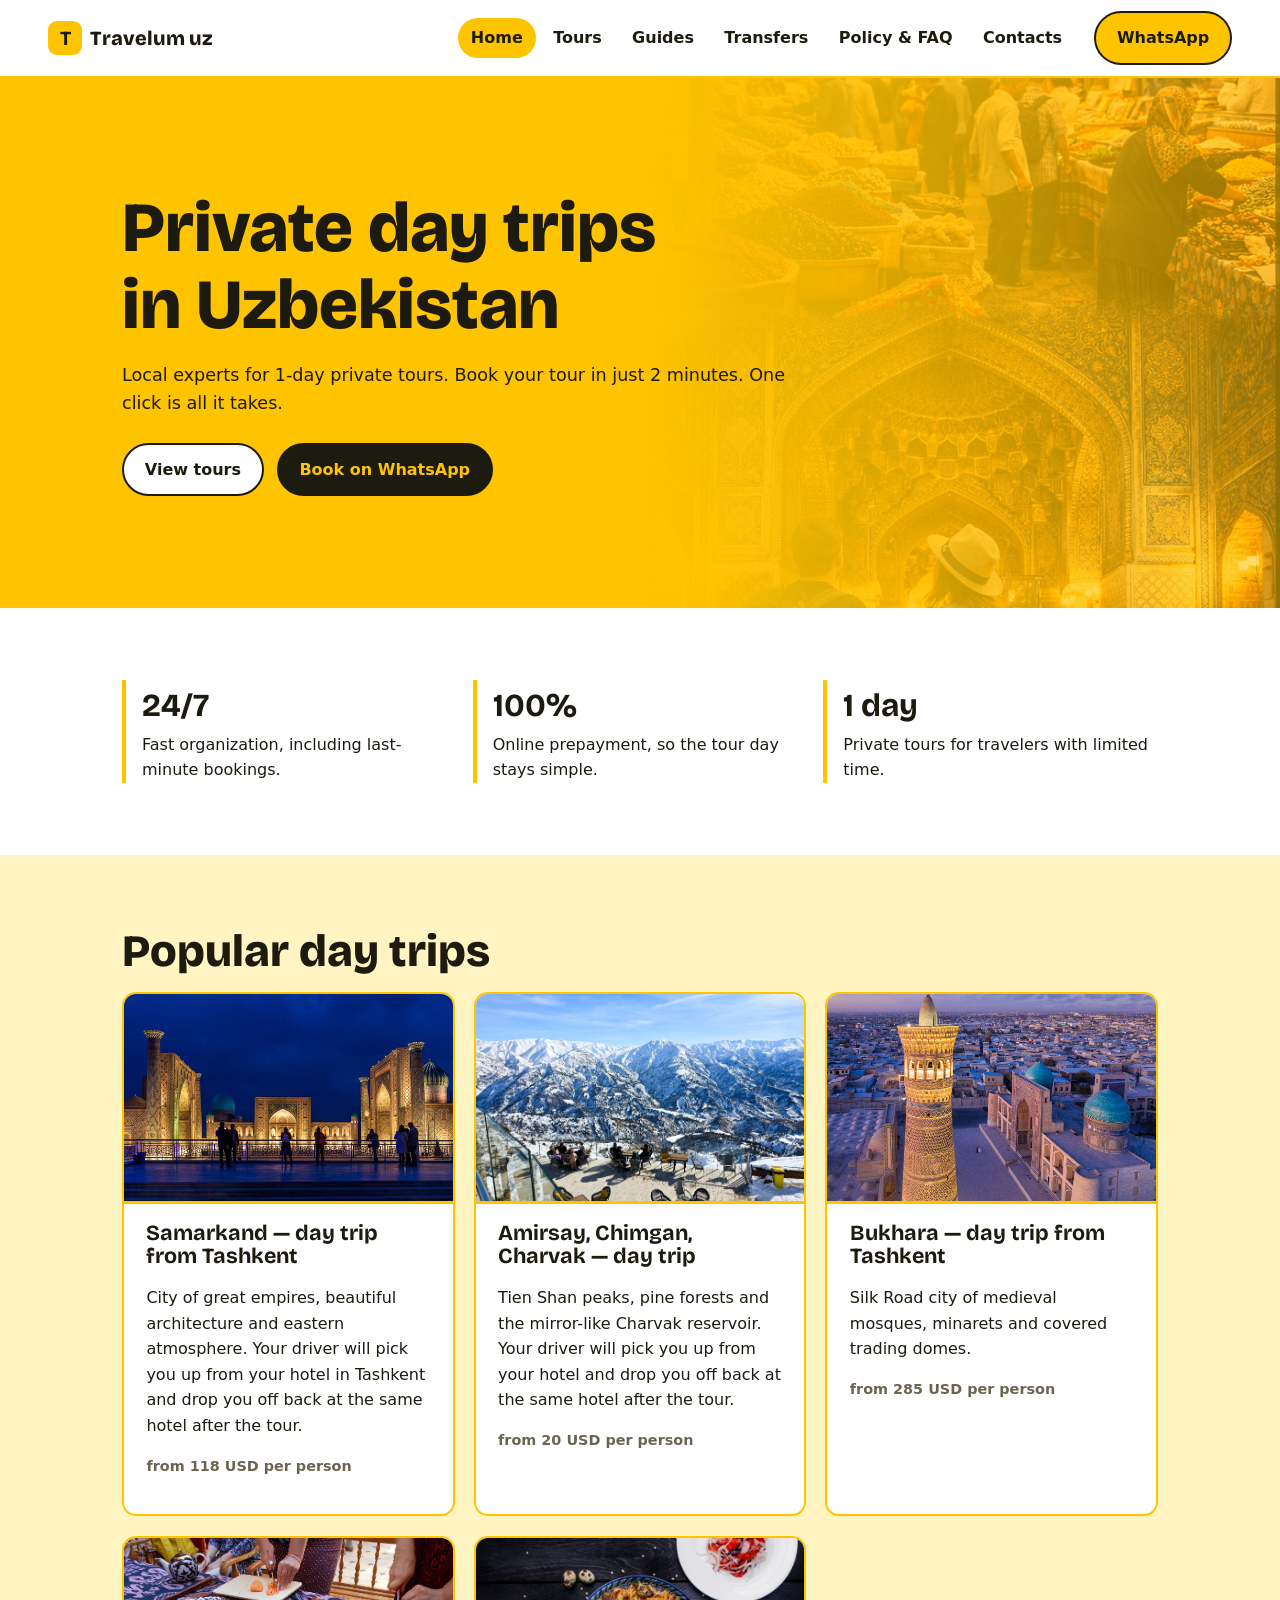
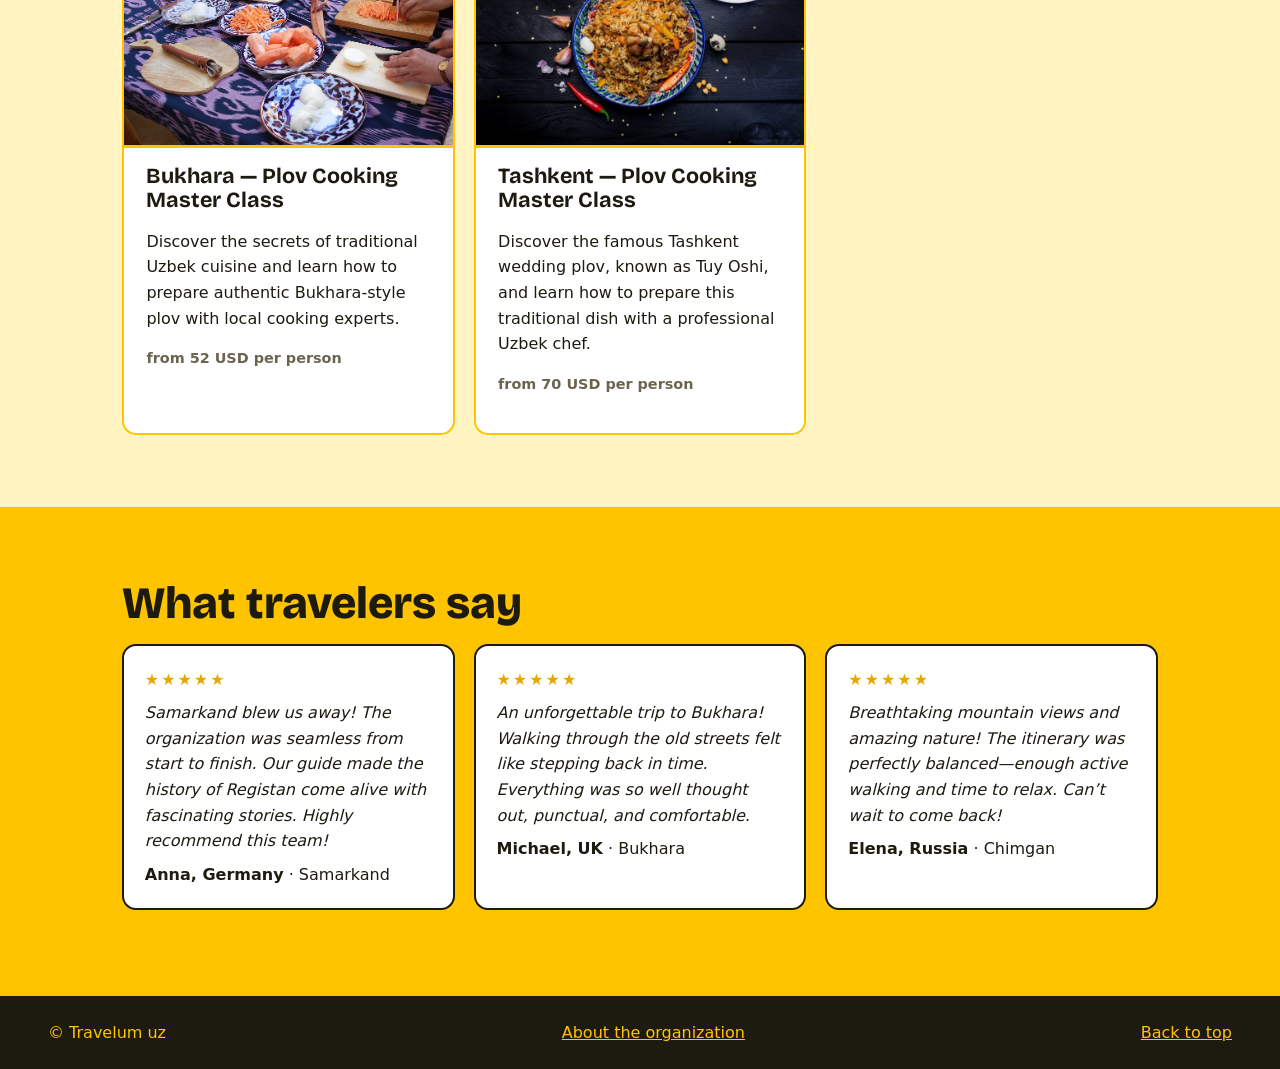
<file: index.html>
<!doctype html><html lang="en"><head><meta charset="utf-8"><meta name="viewport" content="width=device-width,initial-scale=1"><title>Private day trips in Uzbekistan | Travelum uz</title><meta name="description" content="Private 1-day trips in Uzbekistan: 24/7 booking, online payment, local experts."><link rel="preconnect" href="https://fonts.googleapis.com"><link href="https://fonts.googleapis.com/css2?family=Bricolage+Grotesque:wght@600;800&display=swap" rel="stylesheet"><link rel="stylesheet" href="styles.css"></head><body data-page="home" id="top"><main>
<section class="hero"><div class="wrap"><h1>Private day trips<br>in Uzbekistan</h1>
<p class="sub">Local experts for 1-day private tours. Book your tour in just 2 minutes. One click is all it takes.</p>
<div class="row"><a class="btn w" href="tours.html">View tours</a><a class="btn y" style="background:var(--ink);color:var(--y)" href="https://wa.me/998886473030">Book on WhatsApp</a></div></div></section>
<section class="wrap"><div class="facts"><div><b>24/7</b>Fast organization, including last-minute bookings.</div><div><b>100%</b>Online prepayment, so the tour day stays simple.</div><div><b>1 day</b>Private tours for travelers with limited time.</div></div></section>
<section class="soft"><div class="wrap"><h2>Popular day trips</h2><div class="grid" id="home-tours"></div></div></section>
<section class="band"><div class="wrap"><h2>What travelers say</h2><div class="grid" id="reviews"></div>
<p class="note"></p></div></section>

</main><script src="data.js?v=2"></script><script src="app.js?v=2"></script></body></html>
</file>
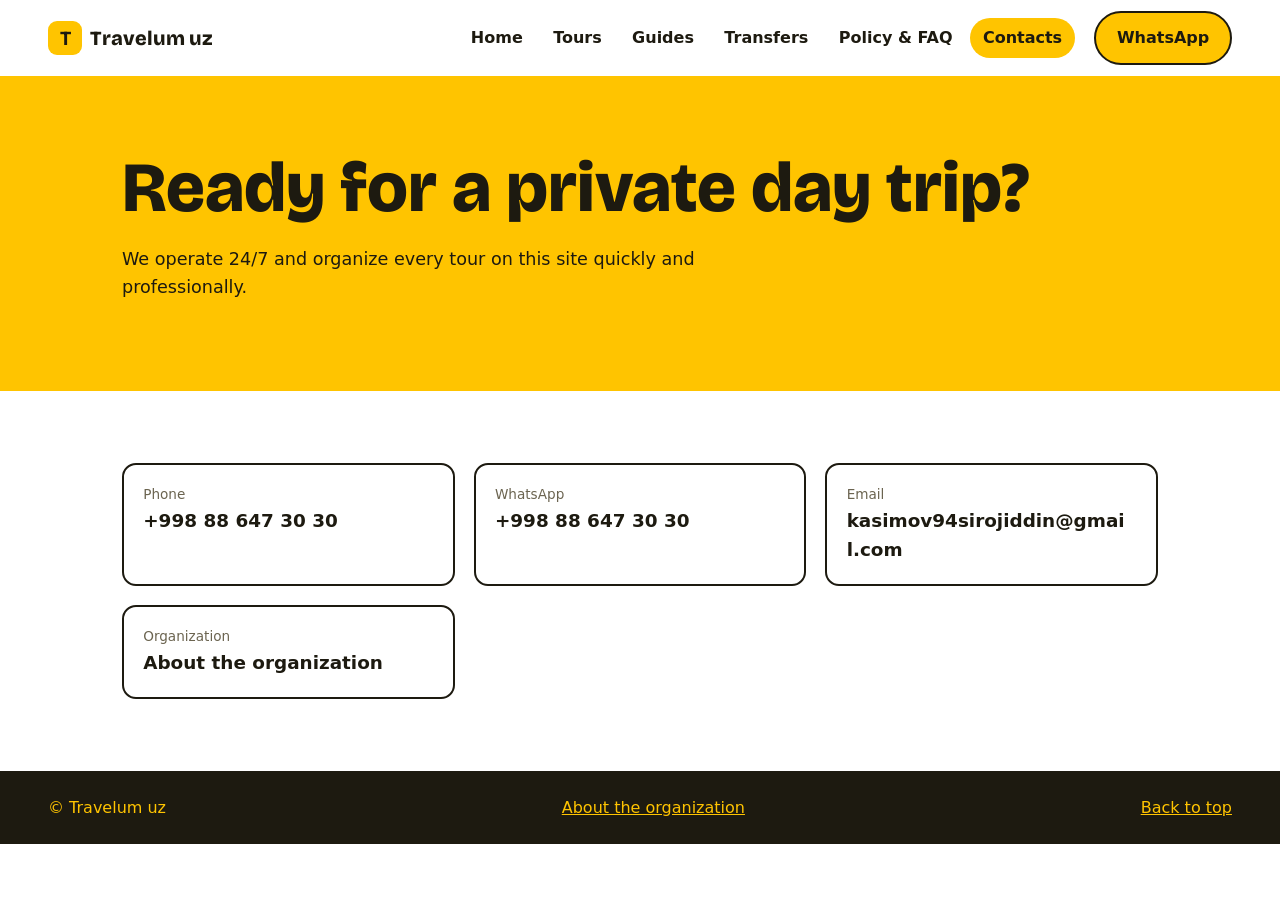
<file: contacts.html>
<!doctype html><html lang="en"><head><meta charset="utf-8"><meta name="viewport" content="width=device-width,initial-scale=1"><title>Contacts | Travelum uz</title><meta name="description" content="Contact Travelum uz 24/7 by phone, WhatsApp or email."><link rel="preconnect" href="https://fonts.googleapis.com"><link href="https://fonts.googleapis.com/css2?family=Bricolage+Grotesque:wght@600;800&display=swap" rel="stylesheet"><link rel="stylesheet" href="styles.css"></head><body data-page="contacts" id="top"><main>
<section class="band"><div class="wrap"><h1>Ready for a private day trip?</h1><p class="sub">We operate 24/7 and organize every tour on this site quickly and professionally.</p></div></section>
<section class="wrap"><div class="two">
<a class="clink" href="tel:+998886473030"><span>Phone</span><strong>+998 88 647 30 30</strong></a>
<a class="clink" href="https://wa.me/998886473030" target="_blank" rel="noreferrer"><span>WhatsApp</span><strong>+998 88 647 30 30</strong></a>
<a class="clink" href="mailto:kasimov94sirojiddin@gmail.com"><span>Email</span><strong>kasimov94sirojiddin@gmail.com</strong></a>
<a class="clink" href="https://orginfo.uz/en/organization/49abafc1b90f/" target="_blank" rel="noreferrer"><span>Organization</span><strong>About the organization</strong></a></div></section>

</main><script src="data.js?v=2"></script><script src="app.js?v=2"></script></body></html>
</file>
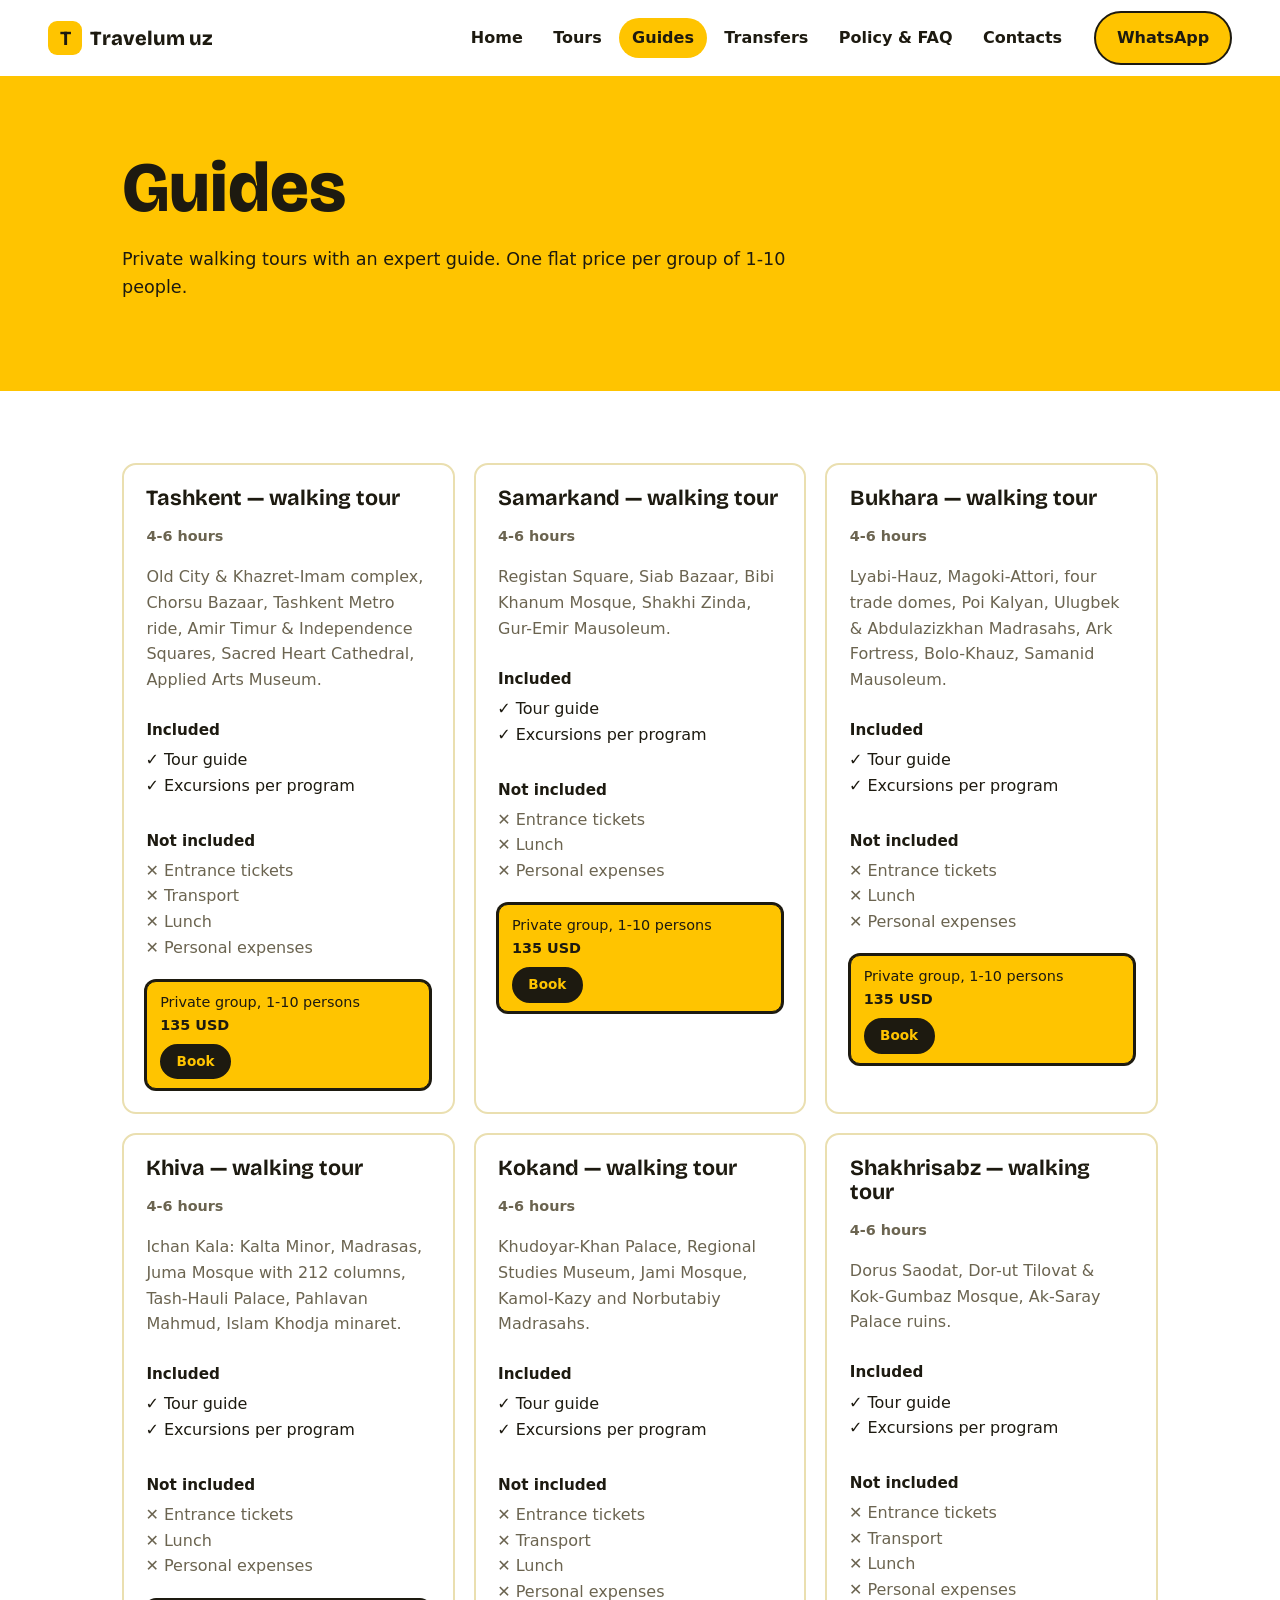
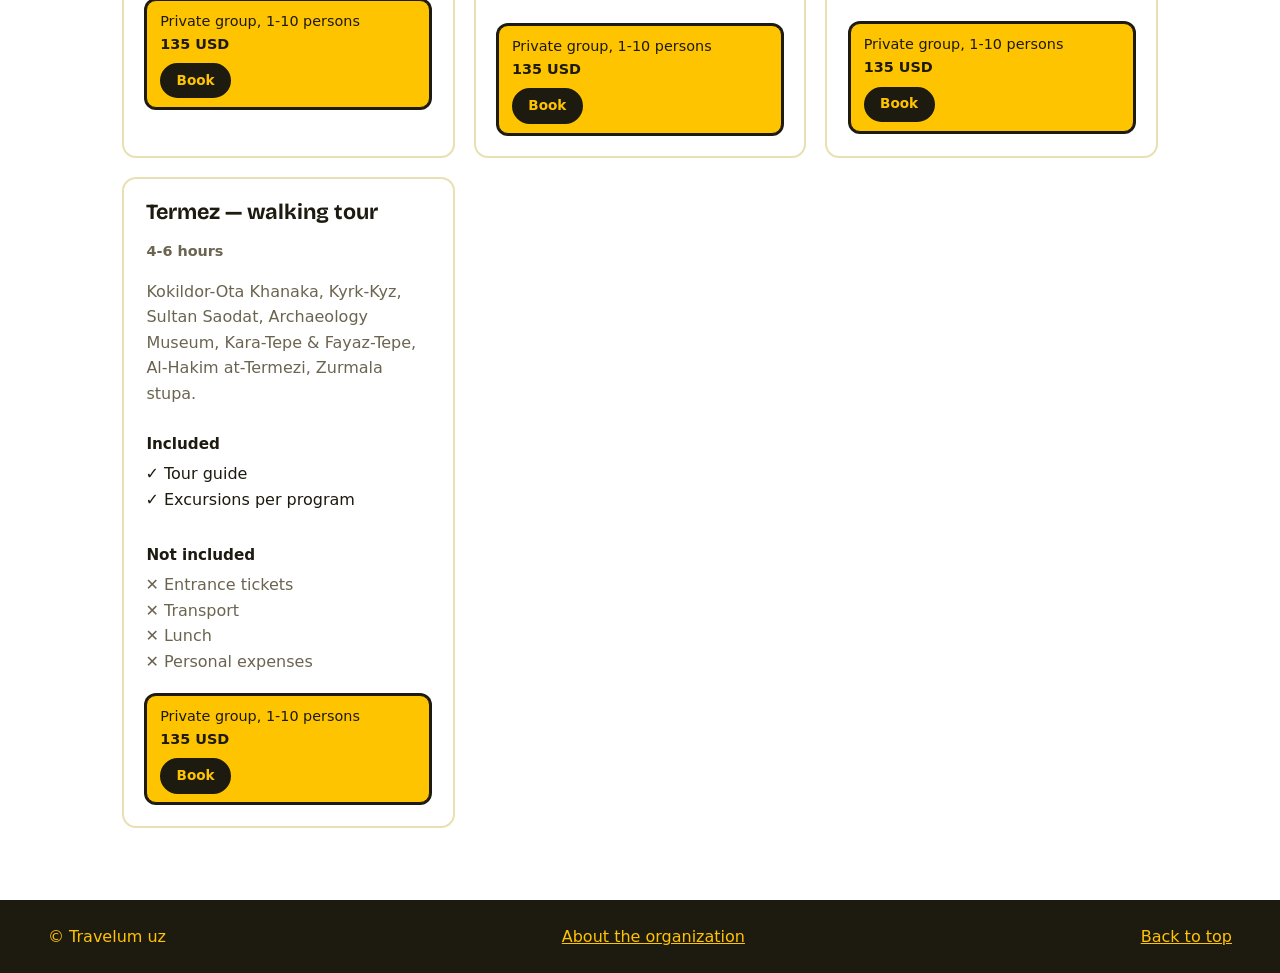
<file: guides.html>
<!doctype html><html lang="en"><head><meta charset="utf-8"><meta name="viewport" content="width=device-width,initial-scale=1"><title>Guides | Travelum uz</title><meta name="description" content="Private walking tours with an expert guide across Uzbekistan."><link rel="preconnect" href="https://fonts.googleapis.com"><link href="https://fonts.googleapis.com/css2?family=Bricolage+Grotesque:wght@600;800&display=swap" rel="stylesheet"><link rel="stylesheet" href="styles.css"></head><body data-page="guides" id="top"><main>
<section class="band"><div class="wrap"><h1>Guides</h1><p class="sub">Private walking tours with an expert guide. One flat price per group of 1-10 people.</p></div></section>
<section class="wrap"><div class="grid" id="walk"></div></section>

</main><script src="data.js?v=2"></script><script src="app.js?v=2"></script></body></html>
</file>
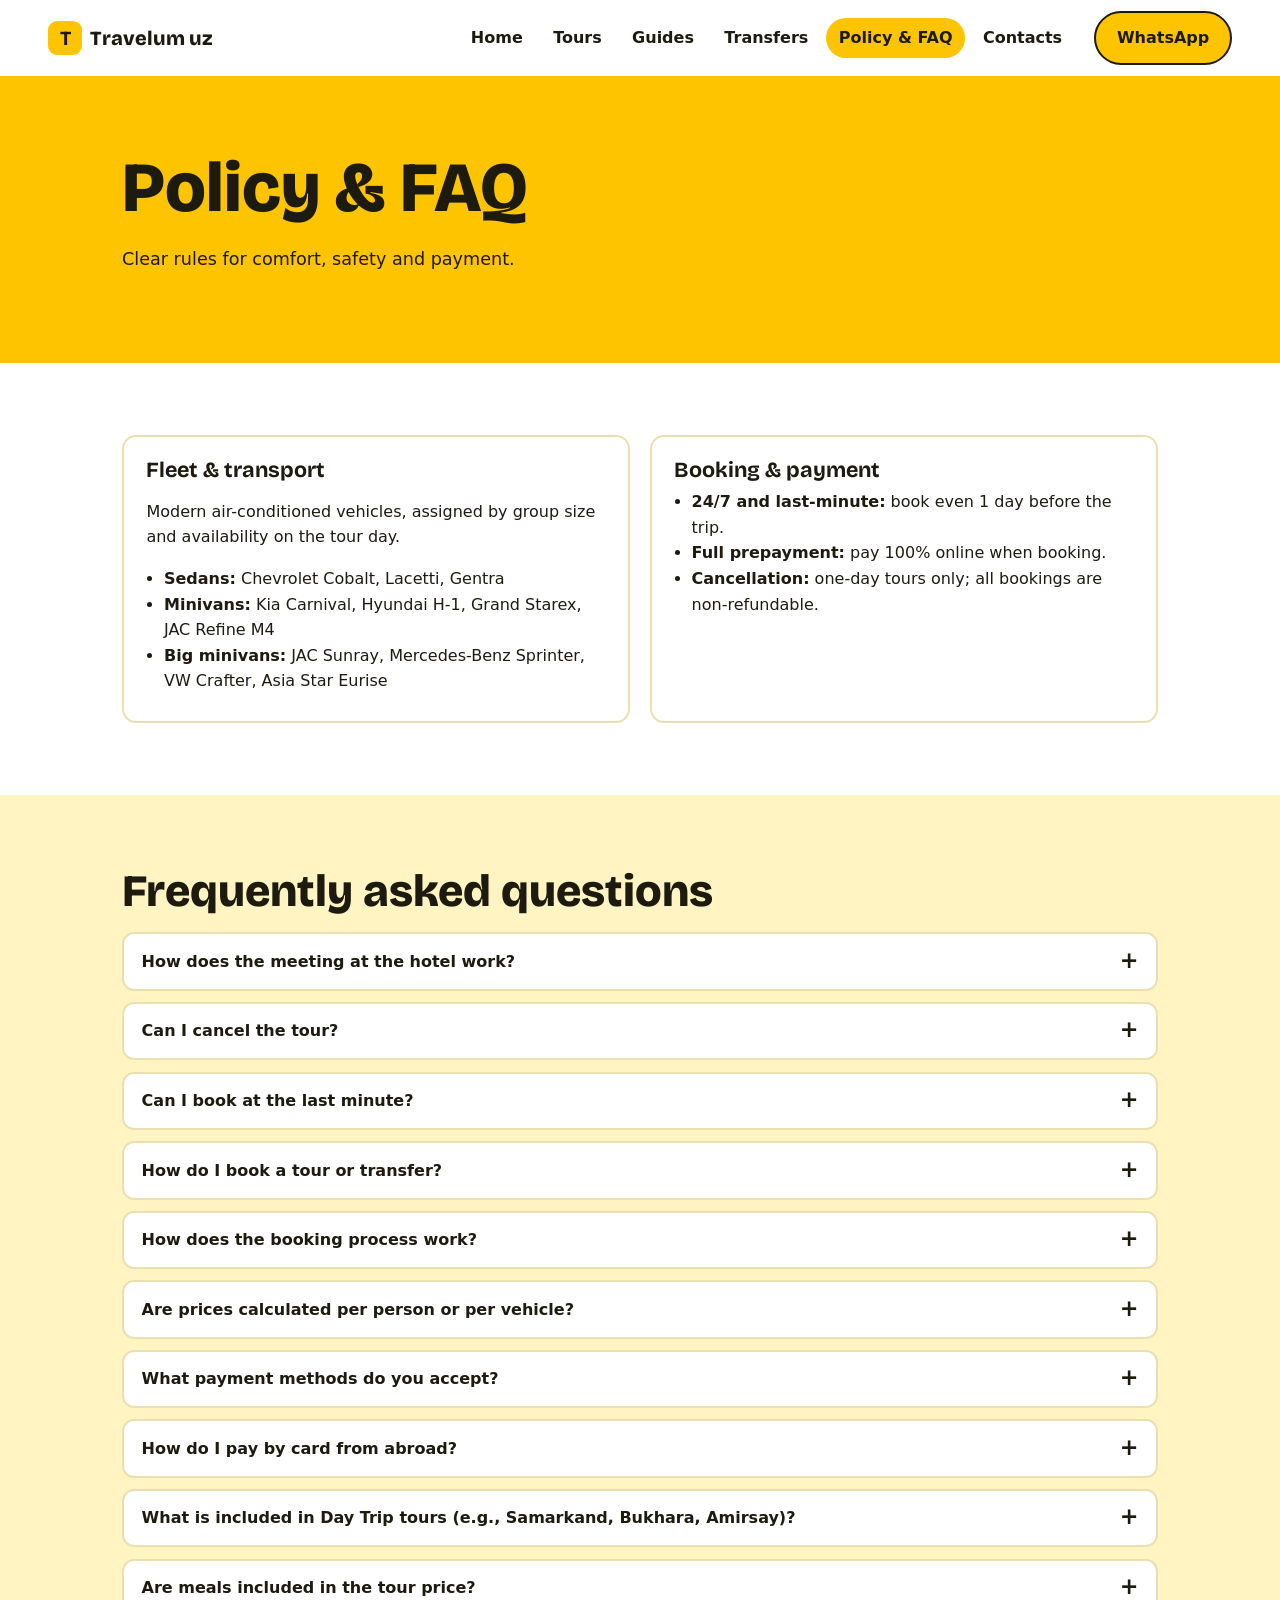
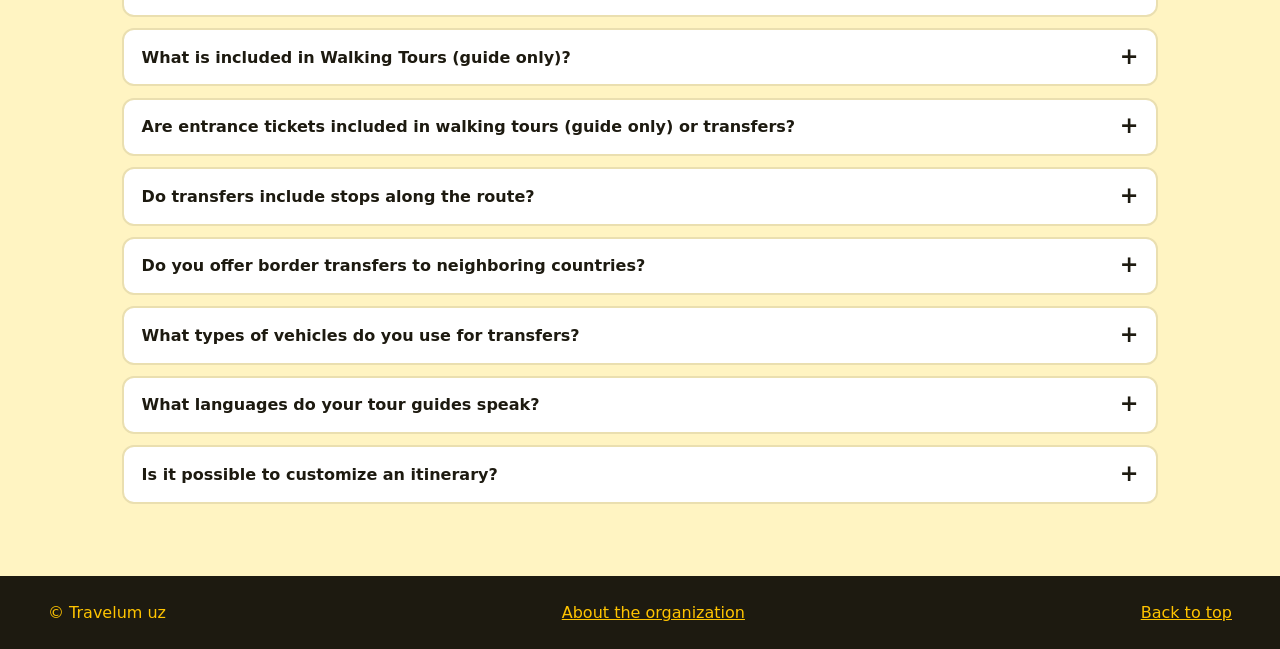
<file: policy.html>
<!doctype html><html lang="en"><head><meta charset="utf-8"><meta name="viewport" content="width=device-width,initial-scale=1"><title>Policy & FAQ | Travelum uz</title><meta name="description" content="Fleet, booking, payment and cancellation policy, plus common questions."><link rel="preconnect" href="https://fonts.googleapis.com"><link href="https://fonts.googleapis.com/css2?family=Bricolage+Grotesque:wght@600;800&display=swap" rel="stylesheet"><link rel="stylesheet" href="styles.css"></head><body data-page="policy" id="top"><main>
<section class="band"><div class="wrap"><h1>Policy &amp; FAQ</h1><p class="sub">Clear rules for comfort, safety and payment.</p></div></section>
<section class="wrap"><div class="two"><article class="card"><h3>Fleet &amp; transport</h3><p>Modern air-conditioned vehicles, assigned by group size and availability on the tour day.</p>
<ul><li><b>Sedans:</b> Chevrolet Cobalt, Lacetti, Gentra</li><li><b>Minivans:</b> Kia Carnival, Hyundai H-1, Grand Starex, JAC Refine M4</li><li><b>Big minivans:</b> JAC Sunray, Mercedes-Benz Sprinter, VW Crafter, Asia Star Eurise</li></ul></article>
<article class="card"><h3>Booking &amp; payment</h3><ul><li><b>24/7 and last-minute:</b> book even 1 day before the trip.</li><li><b>Full prepayment:</b> pay 100% online when booking.</li><li><b>Cancellation:</b> one-day tours only; all bookings are non-refundable.</li></ul></article></div></section>
<section class="soft"><div class="wrap"><h2>Frequently asked questions</h2><div class="faq" id="faq"></div></div></section>

</main><script src="data.js?v=2"></script><script src="app.js?v=2"></script></body></html>
</file>
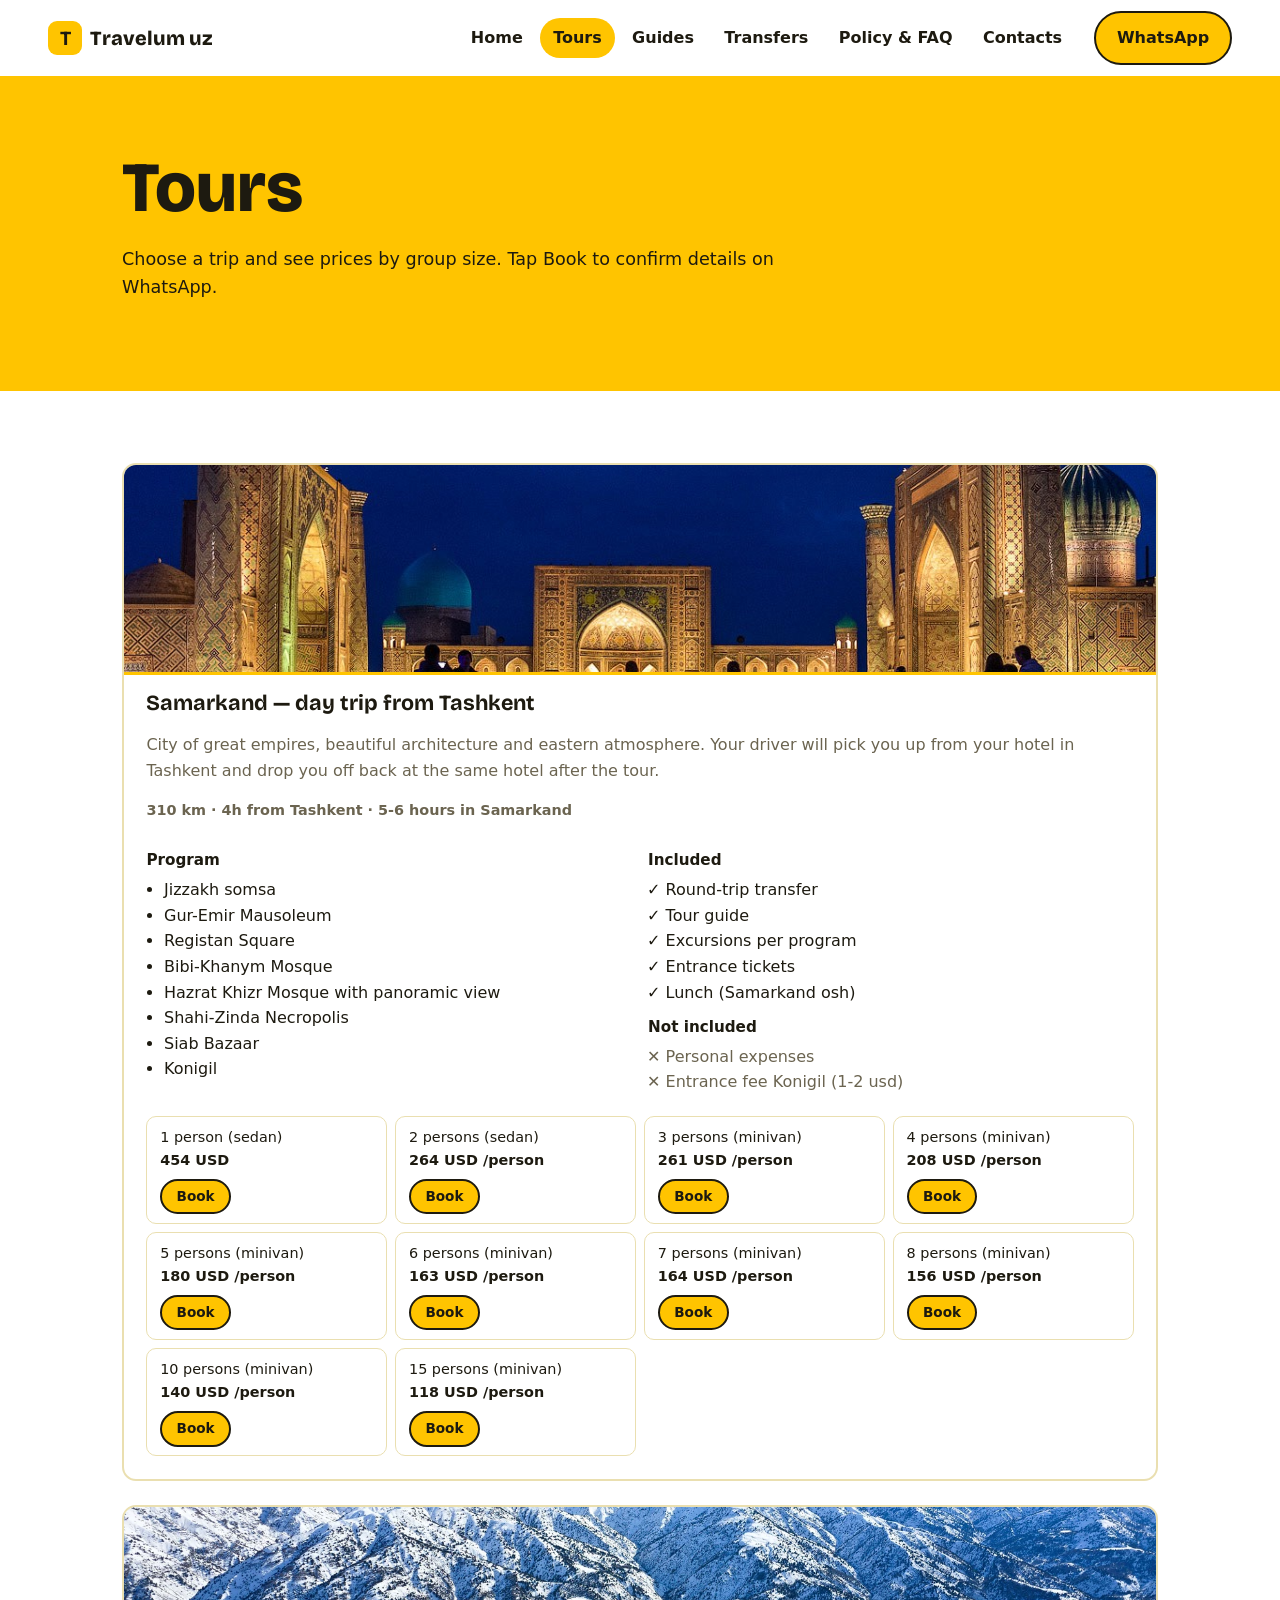
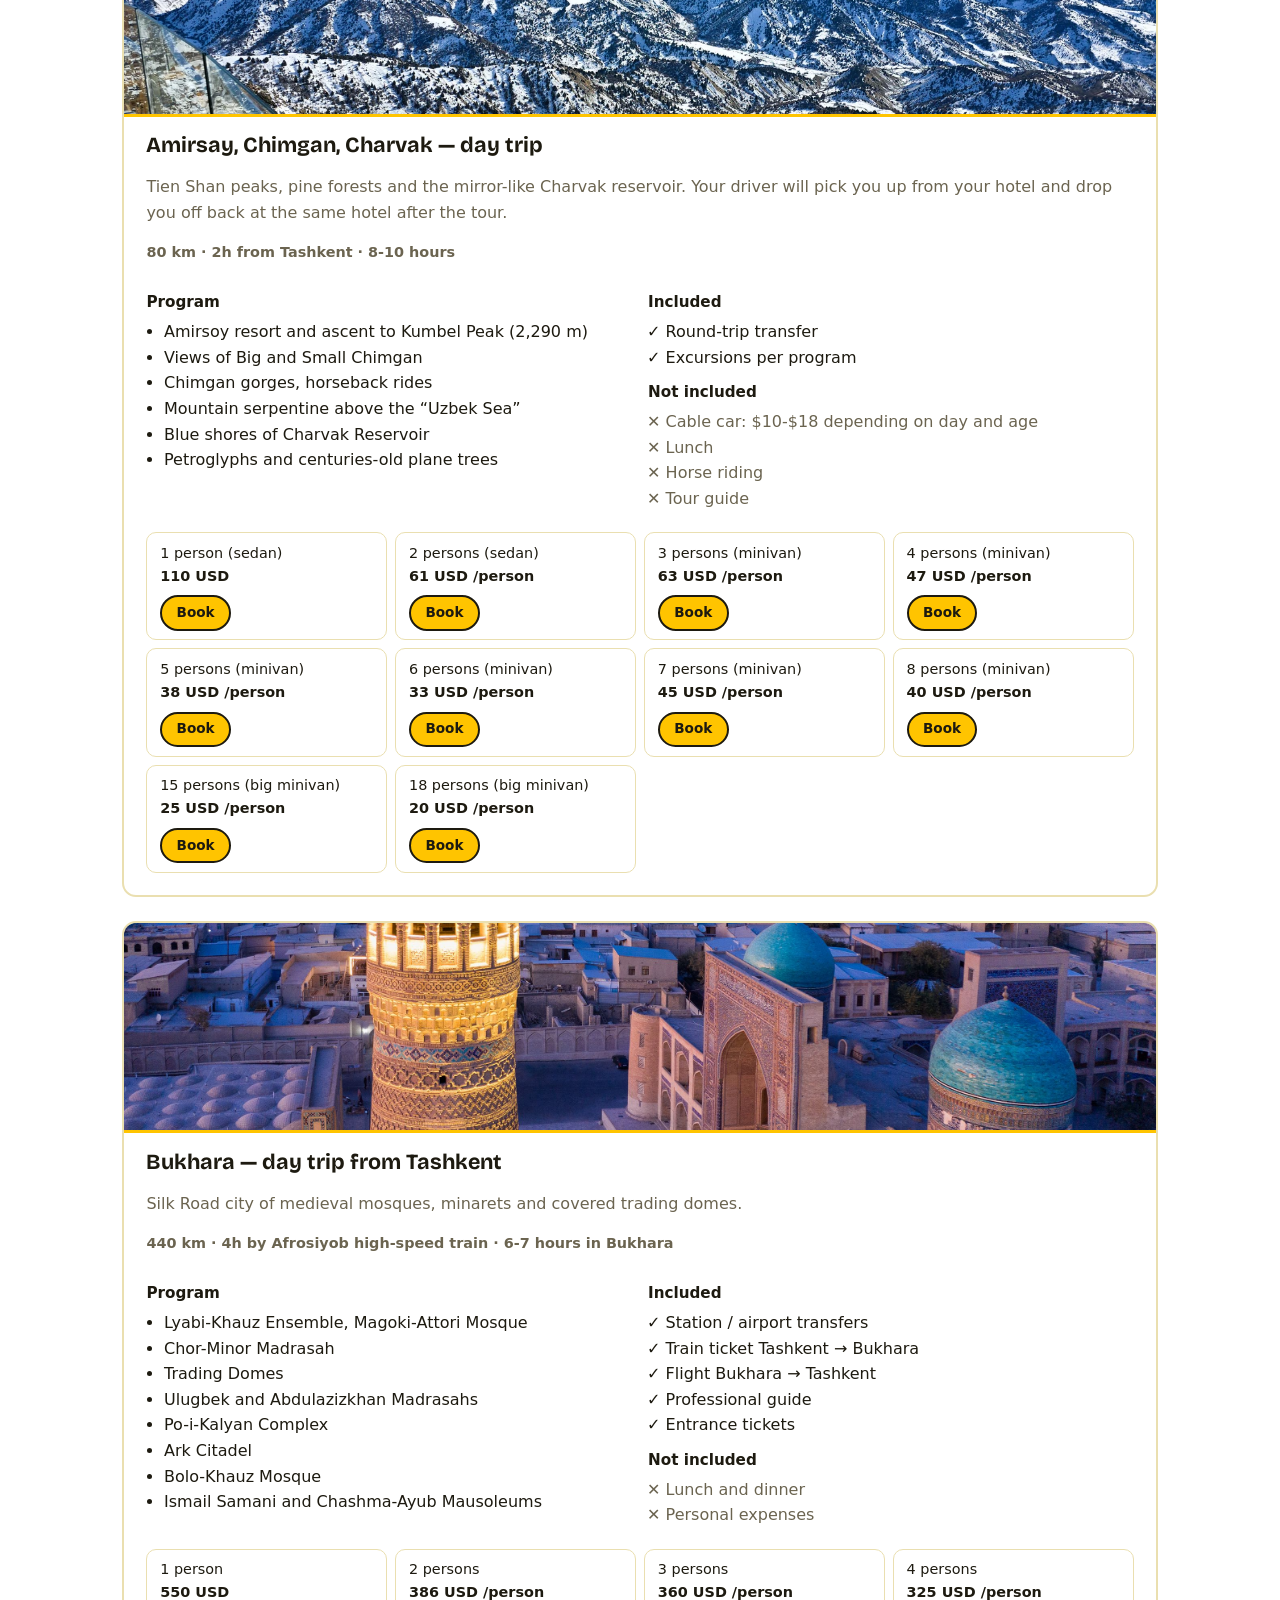
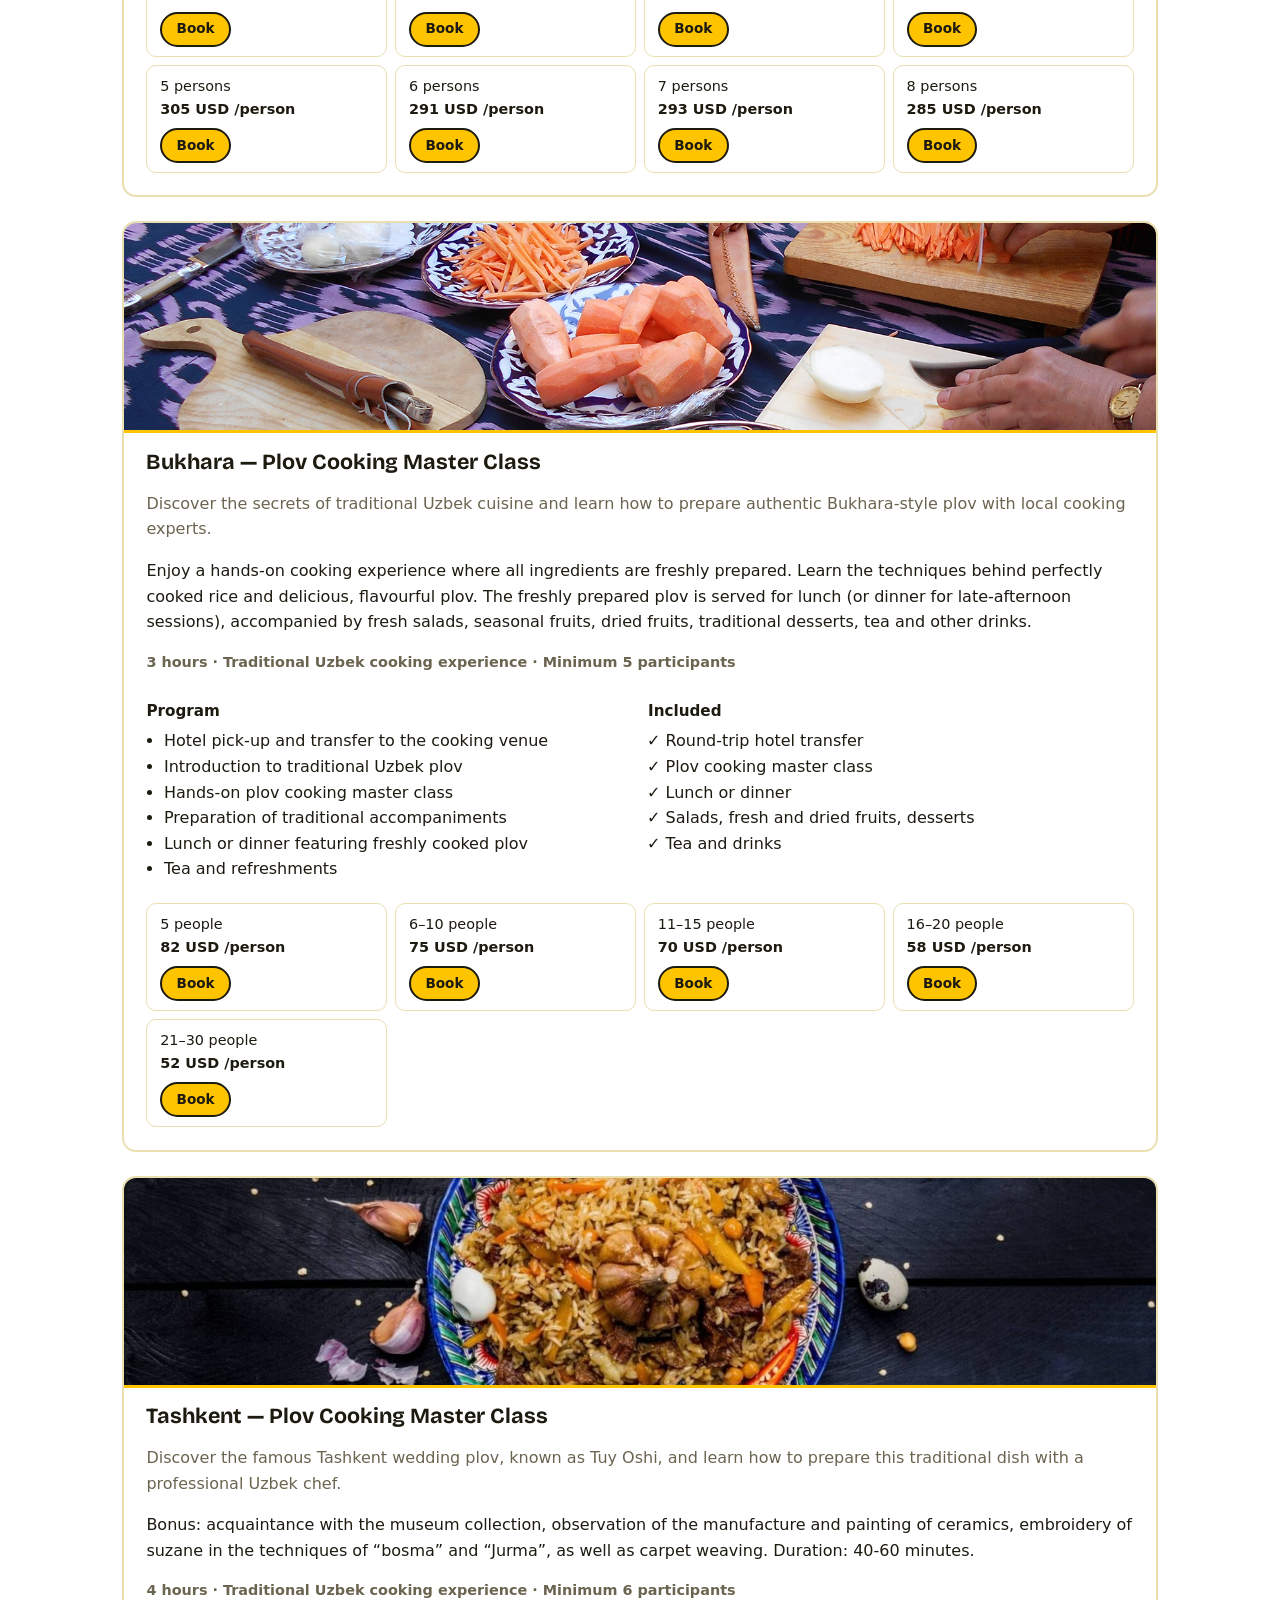
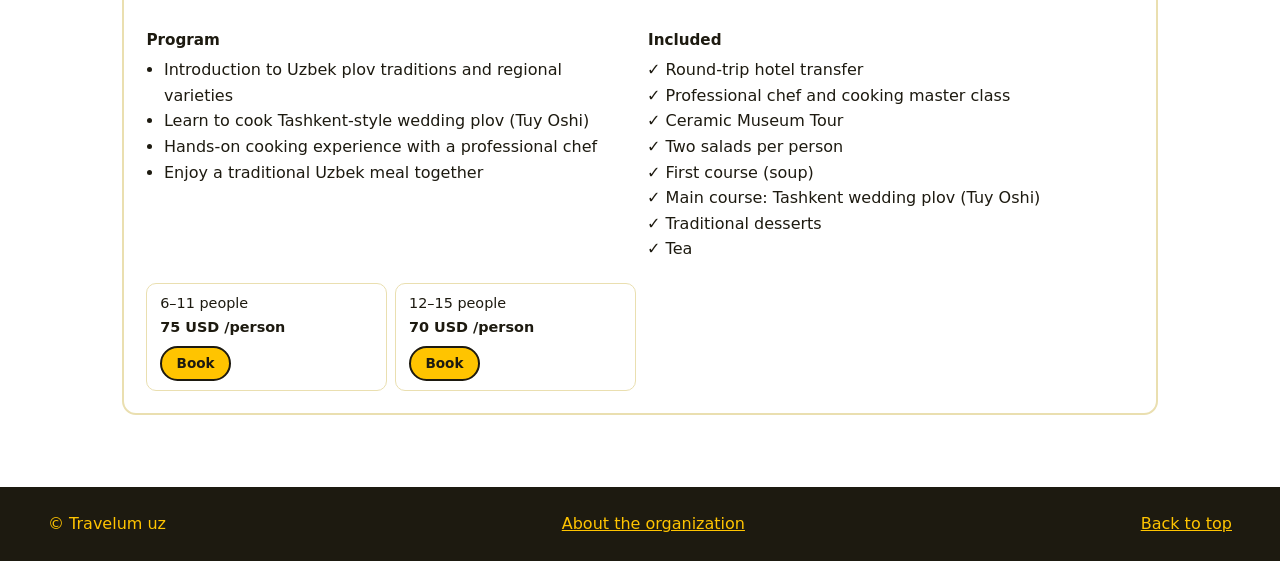
<file: tours.html>
<!doctype html><html lang="en"><head><meta charset="utf-8"><meta name="viewport" content="width=device-width,initial-scale=1"><title>Tours | Travelum uz</title><meta name="description" content="Samarkand, Bukhara and mountain day trips from Tashkent, plus a Bukhara plov master class."><link rel="preconnect" href="https://fonts.googleapis.com"><link href="https://fonts.googleapis.com/css2?family=Bricolage+Grotesque:wght@600;800&display=swap" rel="stylesheet"><link rel="stylesheet" href="styles.css"></head><body data-page="tours" id="top"><main>
<section class="band"><div class="wrap"><h1>Tours</h1><p class="sub">Choose a trip and see prices by group size. Tap Book to confirm details on WhatsApp.</p></div></section>
<section class="wrap"><div class="stack" id="tours"></div></section>

</main><script src="data.js?v=2"></script><script src="app.js?v=2"></script></body></html>
</file>
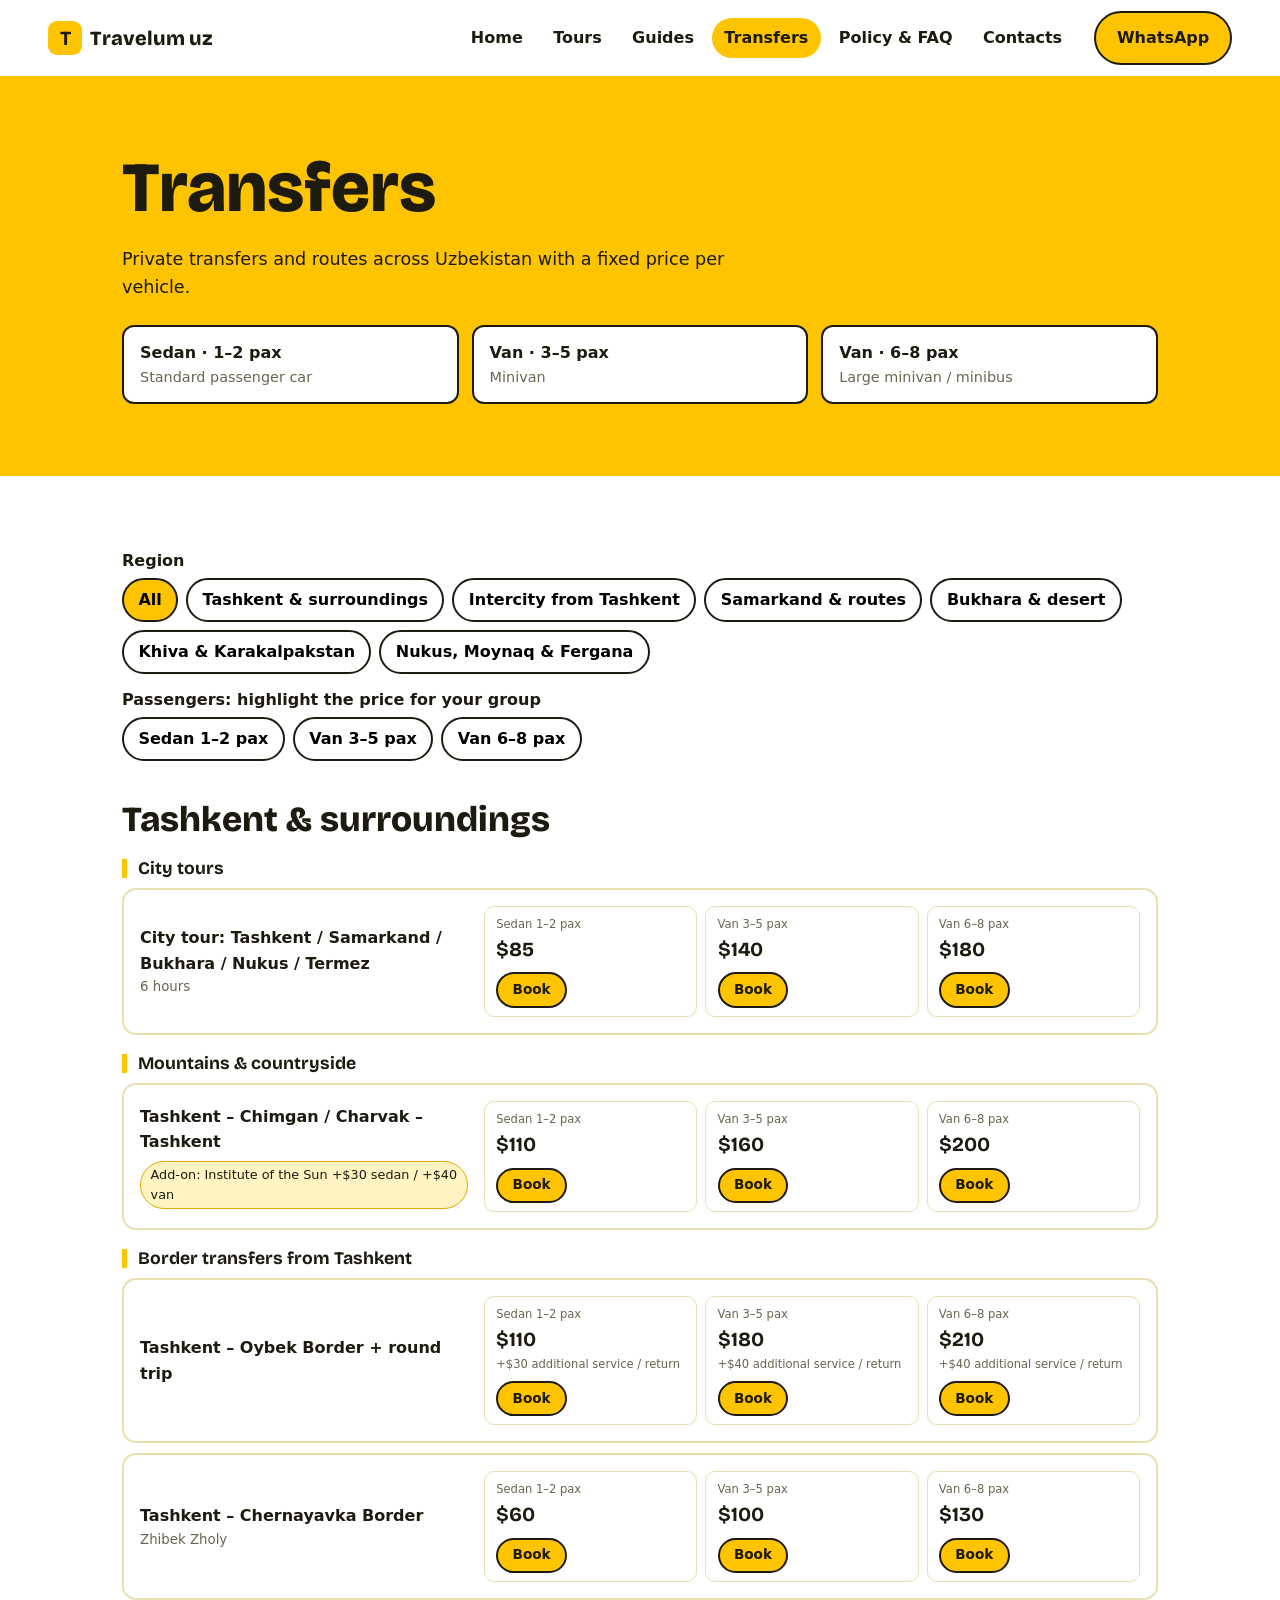
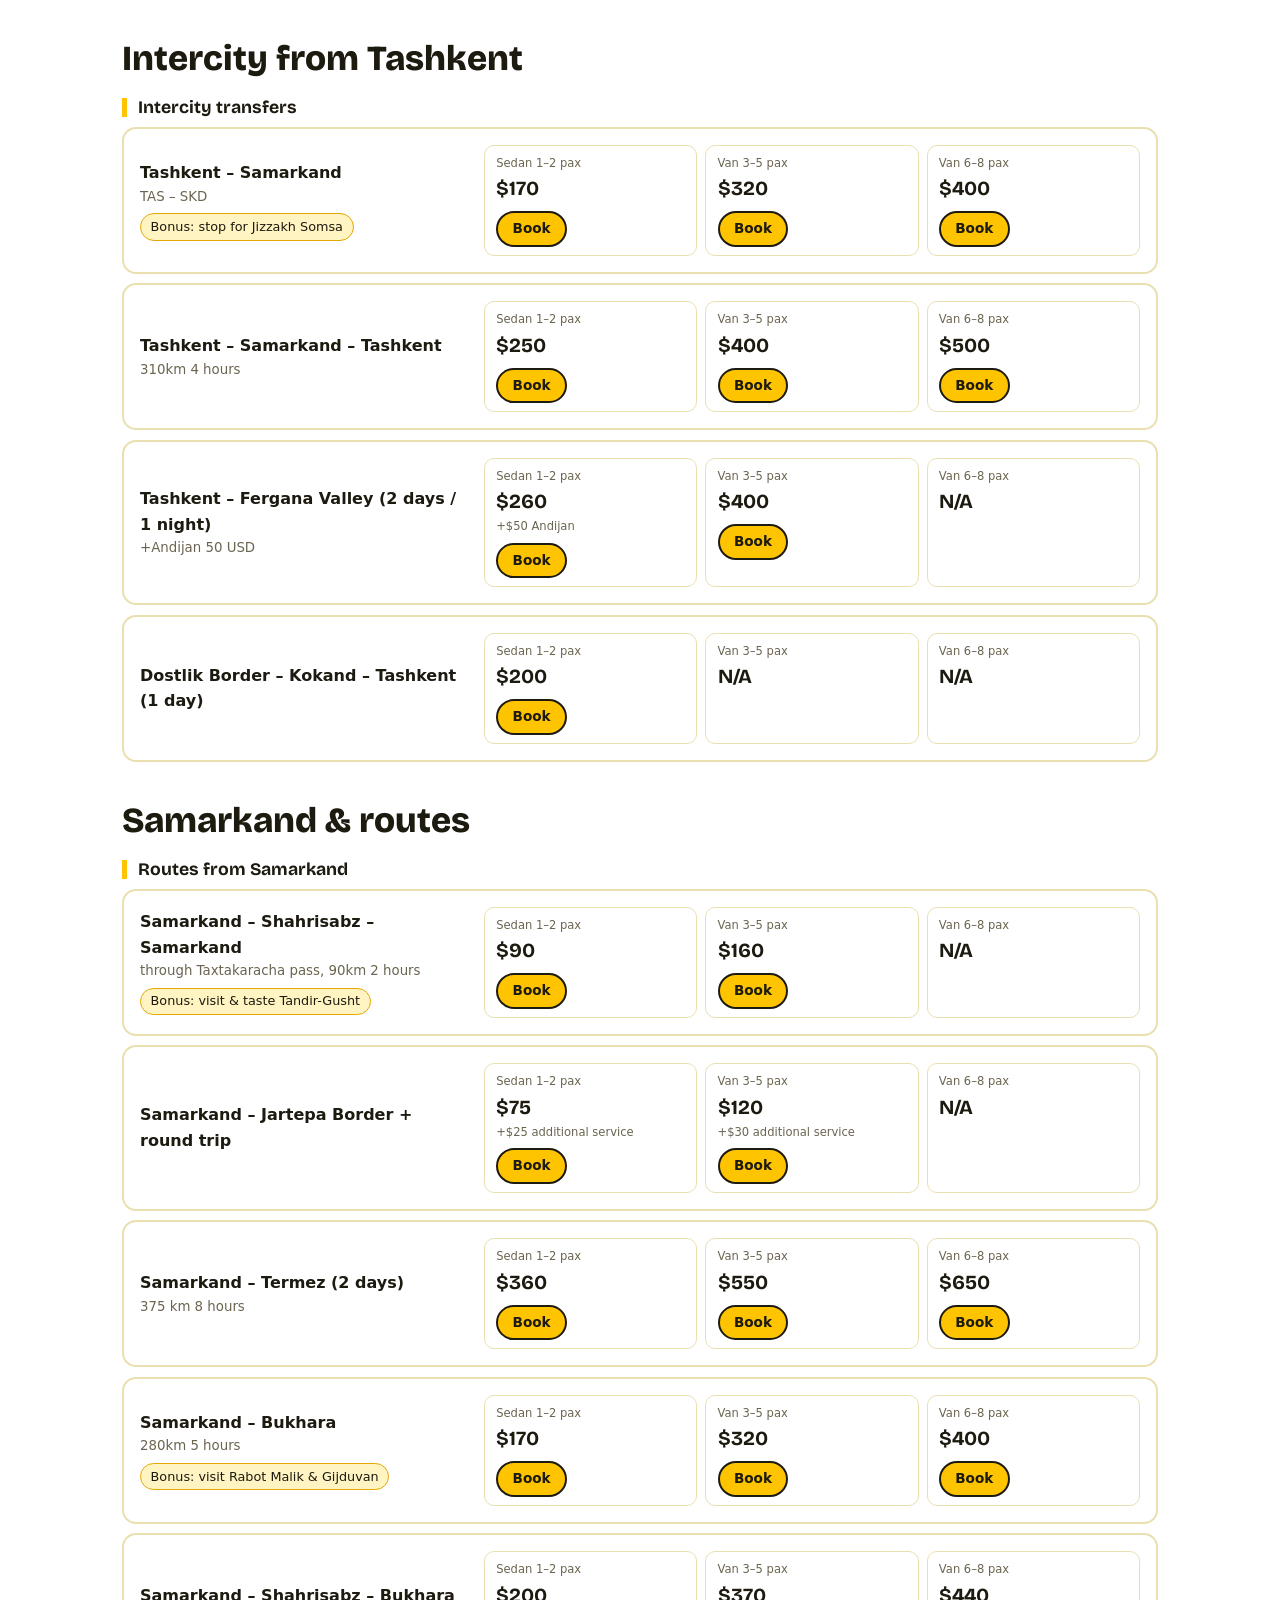
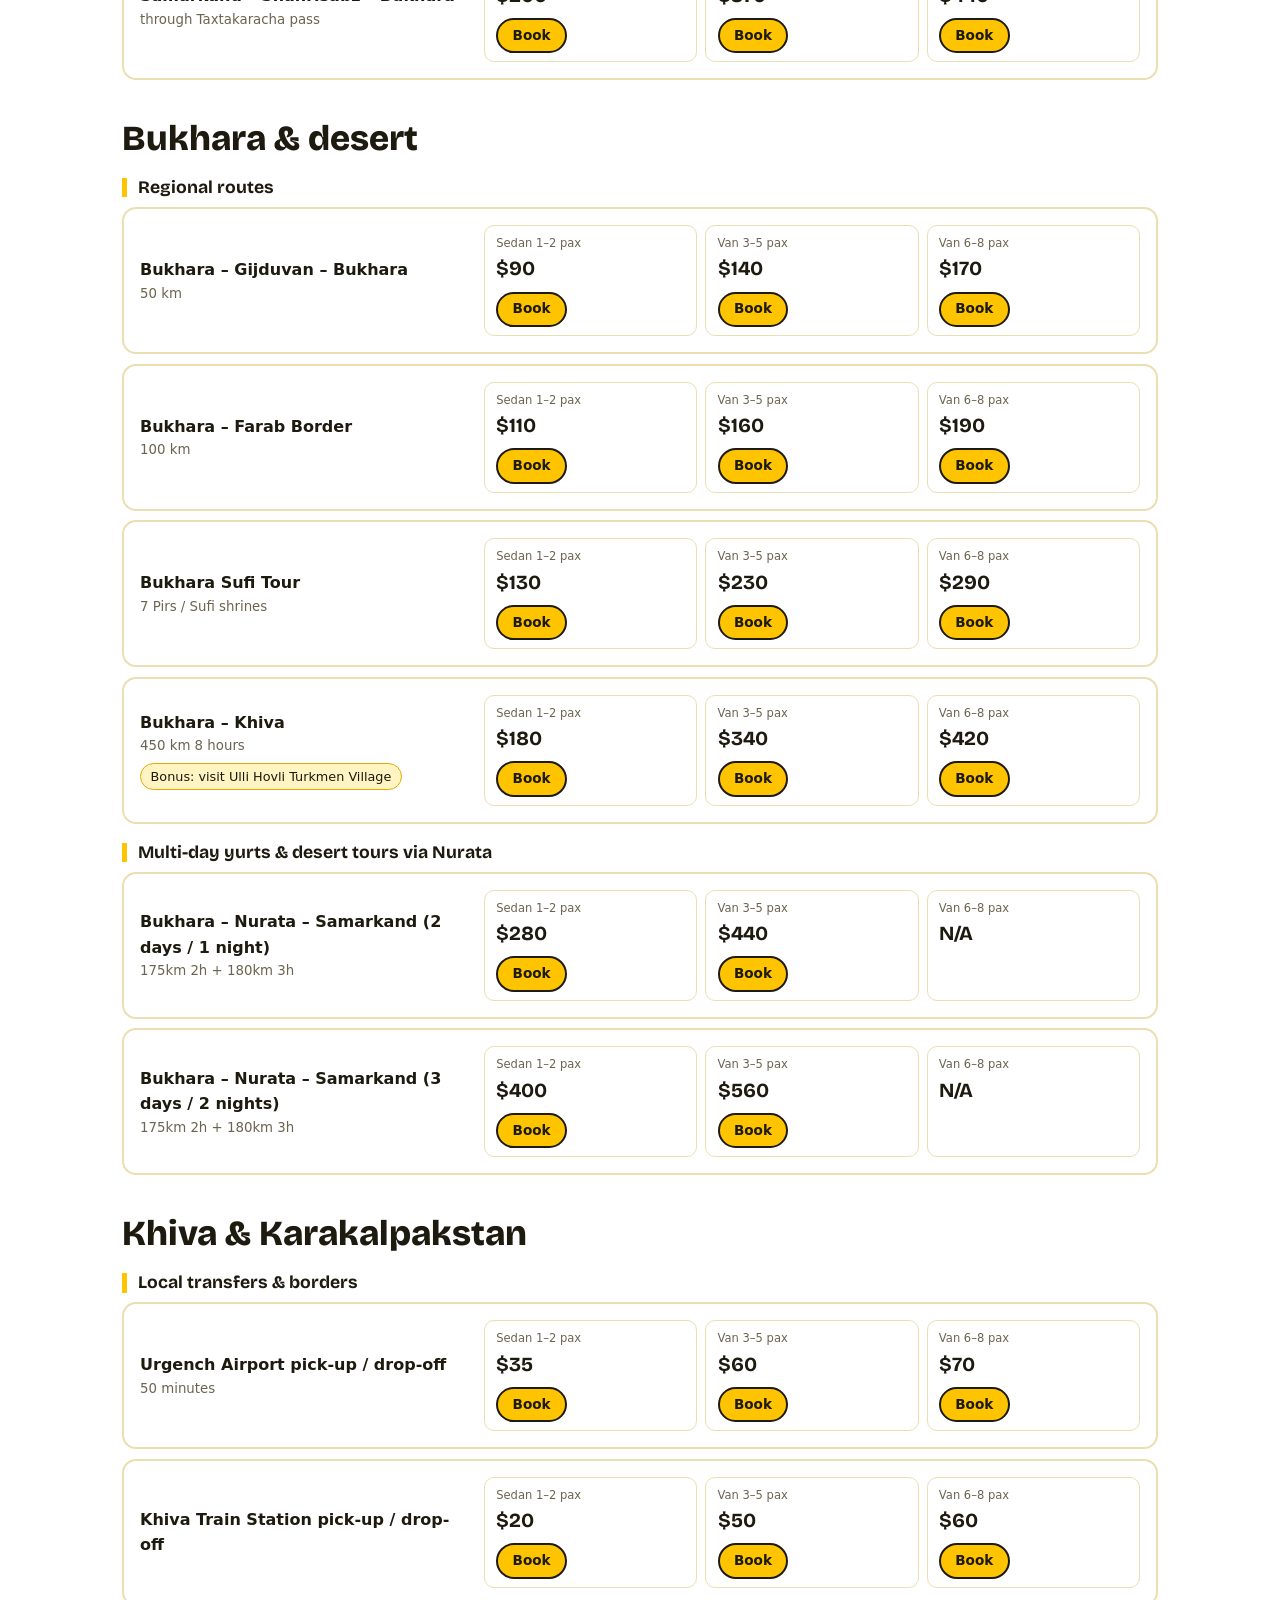
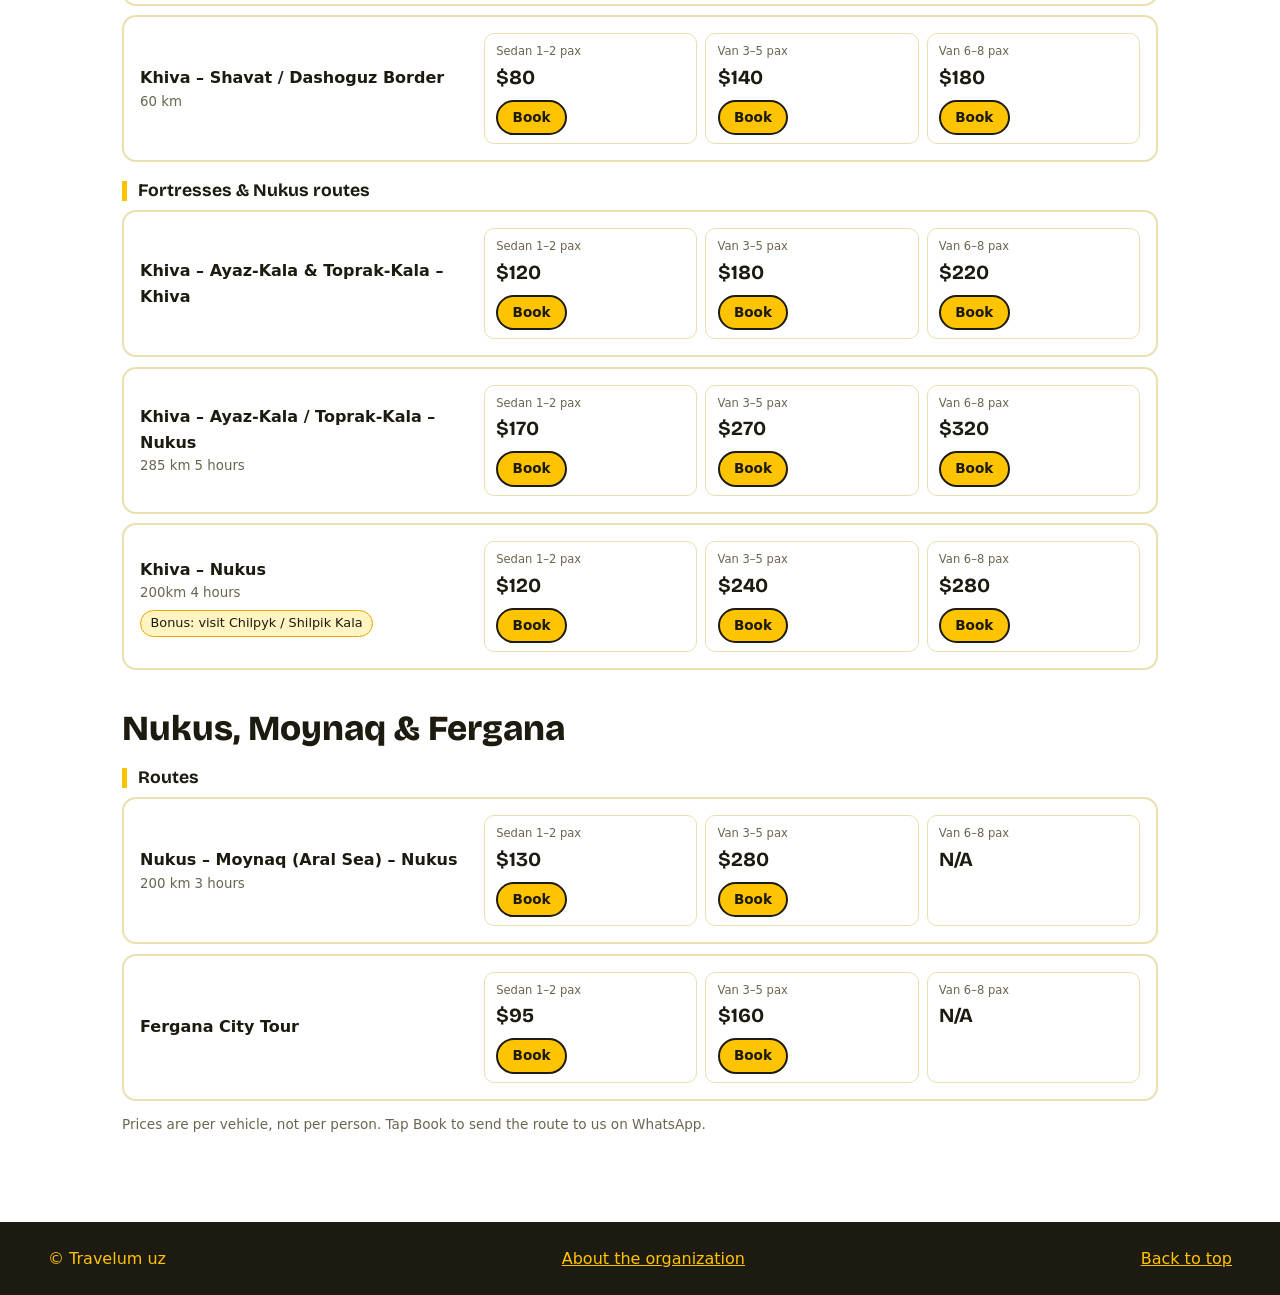
<file: transfers.html>
<!doctype html><html lang="en"><head><meta charset="utf-8"><meta name="viewport" content="width=device-width,initial-scale=1"><title>Transfers | Travelum uz</title><meta name="description" content="Private transfers and routes across Uzbekistan with fixed prices."><link rel="preconnect" href="https://fonts.googleapis.com"><link href="https://fonts.googleapis.com/css2?family=Bricolage+Grotesque:wght@600;800&display=swap" rel="stylesheet"><link rel="stylesheet" href="styles.css"></head><body data-page="transfers" id="top"><main>
<section class="band"><div class="wrap"><h1>Transfers</h1><p class="sub">Private transfers and routes across Uzbekistan with a fixed price per vehicle.</p>
<div class="veh" id="tr-veh"></div></div></section>
<section class="wrap"><div class="tools"><div><p>Region</p><div class="chips" id="tr-tabs"></div></div><div><p>Passengers: highlight the price for your group</p><div class="chips" id="tr-pax"></div></div></div>
<div id="tr-list"></div><p class="note">Prices are per vehicle, not per person. Tap Book to send the route to us on WhatsApp.</p></section>
</main><script src="data.js?v=2"></script><script src="app.js?v=2"></script></body></html>
</file>
<file: styles.css>
:root{--y:#FFC400;--yd:#E6A800;--yl:#FFF4C2;--ink:#1d1a10;--mut:#6b6450;--w:#fff;--line:#eadfb0;--r:14px}
*{box-sizing:border-box}html{scroll-behavior:smooth}
body{margin:0;font:16px/1.6 system-ui,-apple-system,"Segoe UI",Roboto,sans-serif;color:var(--ink);background:var(--w)}
body.lock{overflow:hidden}
h1,h2,h3,.brand{font-family:"Bricolage Grotesque","Trebuchet MS",system-ui,sans-serif;line-height:1.1;margin:0}
a{color:inherit}ul{margin:.3rem 0;padding-left:1.1rem}
:focus-visible{outline:3px solid var(--ink);outline-offset:2px}
.hd{position:sticky;top:0;z-index:20;display:flex;align-items:center;gap:1.2rem;padding:.7rem clamp(1rem,4vw,3rem);background:var(--w);border-bottom:2px solid var(--y)}
.brand{display:flex;align-items:center;gap:.5rem;font-weight:800;font-size:1.25rem;text-decoration:none}
.brand b{display:grid;place-items:center;width:34px;height:34px;background:var(--y);border-radius:9px}
.nav{display:flex;gap:.3rem;margin-left:auto}.nav a,.drawer nav a{text-decoration:none;padding:.45rem .8rem;border-radius:99px;font-weight:600}
.nav a:hover{background:var(--yl)}.nav a.on{background:var(--y)}
.btn{display:inline-block;padding:.75rem 1.3rem;border-radius:99px;font-weight:700;text-decoration:none;border:2px solid var(--ink);text-align:center}
.btn.y{background:var(--y)}.btn.w{background:var(--w)}.btn:hover{transform:translateY(-2px);box-shadow:0 3px 0 var(--ink)}
.burger{display:none;margin-left:auto;font-size:1.5rem;background:var(--y);border:0;border-radius:10px;width:44px;height:44px;cursor:pointer}
.drawer{position:fixed;inset:0;top:61px;z-index:19;background:var(--y);padding:1.5rem;display:flex;flex-direction:column;gap:1.5rem;overflow:auto}
.drawer[hidden]{display:none}.drawer nav{display:grid;gap:.3rem}.drawer nav a{font-size:1.6rem;font-family:"Bricolage Grotesque",sans-serif;font-weight:800;padding:.6rem 0;border-bottom:2px solid rgba(0,0,0,.15);border-radius:0}
.dr-c{display:grid;gap:.7rem}.dr-c .y{background:var(--ink);color:var(--y)}
.wrap{max-width:1100px;margin:0 auto;padding:clamp(2rem,6vw,4.5rem) clamp(1rem,4vw,2rem)}
.band{background:var(--y)}.soft{background:var(--yl)}
h1{font-size:clamp(2.3rem,6vw,4.4rem);font-weight:800}h2{font-size:clamp(1.8rem,4vw,2.8rem);font-weight:800;margin-bottom:1rem}h3{font-size:1.35rem;font-weight:700;margin-bottom:.4rem}
.sub{max-width:60ch;font-size:1.1rem}
.hero{background:linear-gradient(90deg,var(--y) 0 50%,rgba(255,196,0,.55)),url(assets/hero.png) center/cover}
.hero .wrap{padding-block:clamp(3rem,10vw,7rem)}.hero .sub{margin:1rem 0 1.6rem}.hero .row{display:flex;gap:.8rem;flex-wrap:wrap}
.facts{display:grid;grid-template-columns:repeat(3,1fr);gap:1rem}.facts div{border-left:4px solid var(--y);padding-left:1rem}.facts b{font-size:2rem;font-family:"Bricolage Grotesque",sans-serif;display:block}
.grid{display:grid;gap:1.2rem;grid-template-columns:repeat(auto-fill,minmax(310px,1fr))}.stack{display:grid;gap:1.5rem}
.card{background:var(--w);border:2px solid var(--line);border-radius:var(--r);padding:1.4rem;scroll-margin-top:80px}
.tease{text-decoration:none;border-color:var(--y)}.tease:hover{background:var(--yl)}
.lead{color:var(--mut)}.meta{font-size:.9rem;font-weight:600;color:var(--mut)}
.cols{display:grid;grid-template-columns:repeat(auto-fit,minmax(240px,1fr));gap:1rem;margin:1rem 0}
h4{margin:.6rem 0 .2rem;font-size:.95rem}ul.ok{list-style:"✓ "}ul.no{list-style:"✕ ";color:var(--mut)}
.prices{display:grid;grid-template-columns:repeat(auto-fill,minmax(210px,1fr));gap:.5rem}
.prices div{display:flex;flex-direction:column;padding:.55rem .8rem;border:1px solid var(--line);border-radius:10px;font-size:.9rem}
.prices .hit{background:var(--y);border-color:var(--ink);box-shadow:0 0 0 2px var(--ink)}
.calc{background:var(--w);border:3px solid var(--ink);border-radius:20px;padding:1.5rem;display:grid;gap:1.2rem;grid-template-columns:1.2fr 1fr;box-shadow:8px 8px 0 var(--ink)}
.calc label{font-weight:700;display:block;margin-bottom:.3rem}
select{width:100%;padding:.75rem;border:2px solid var(--ink);border-radius:10px;font:inherit;background:var(--w)}
.step{display:flex;align-items:center;gap:1rem;margin:.8rem 0}.step button{width:48px;height:48px;border-radius:50%;border:2px solid var(--ink);background:var(--y);font-size:1.5rem;font-weight:700;cursor:pointer}
#c-n{font-size:2.4rem;font-weight:800;min-width:2.5ch;text-align:center;font-family:"Bricolage Grotesque",sans-serif}
input[type=range]{width:100%;accent-color:var(--ink)}
#c-total{background:var(--y);border-radius:14px;padding:1.2rem;display:flex;flex-direction:column;justify-content:center;gap:.3rem}#c-total b{font-size:3rem;line-height:1;font-family:"Bricolage Grotesque",sans-serif}
.calc .btn{margin-top:.8rem;background:var(--ink);color:var(--y)}
.rev{margin:0;background:var(--w);border-radius:var(--r);padding:1.3rem;border:2px solid var(--ink)}.st{color:var(--yd);letter-spacing:2px}.rev blockquote{margin:.5rem 0;font-style:italic}
.note{font-size:.85rem;color:var(--mut)}
details{border:2px solid var(--line);border-radius:12px;padding:.9rem 1.1rem;background:var(--w)}details[open]{border-color:var(--y);background:var(--yl)}
summary{font-weight:700;cursor:pointer;list-style:none;display:flex;justify-content:space-between;gap:1rem}summary::after{content:"+";font-size:1.4rem;line-height:1}details[open] summary::after{content:"–"}
details p{margin:.6rem 0 0}.faq{display:grid;gap:.7rem}
.two{display:grid;grid-template-columns:repeat(auto-fit,minmax(300px,1fr));gap:1.2rem}
.clink{display:flex;flex-direction:column;padding:1.2rem;border:2px solid var(--ink);border-radius:var(--r);text-decoration:none;background:var(--w)}.clink:hover{background:var(--y)}.clink span{font-size:.85rem;color:var(--mut)}.clink strong{font-size:1.15rem;word-break:break-all}
.ft{display:flex;gap:1.5rem;flex-wrap:wrap;justify-content:space-between;padding:1.5rem clamp(1rem,4vw,3rem);background:var(--ink);color:var(--y)}
.sticky{display:none}
@media(max-width:820px){.nav,.hd-wa{display:none}.burger{display:block}.calc{grid-template-columns:1fr;box-shadow:5px 5px 0 var(--ink)}.facts{grid-template-columns:1fr}
.sticky{display:block;position:fixed;z-index:15;left:1rem;right:1rem;bottom:calc(1rem + env(safe-area-inset-bottom,0px));padding:1rem;border-radius:99px;background:var(--ink);color:var(--y);font-weight:800;text-align:center;text-decoration:none;box-shadow:0 6px 18px rgba(0,0,0,.3)}
body{padding-bottom:5rem}.hero{background:linear-gradient(var(--y),rgba(255,196,0,.7)),url(assets/hero.png) center/cover}}
@media(prefers-reduced-motion:reduce){*{transition:none!important;scroll-behavior:auto!important}.btn:hover{transform:none}}
.media{height:210px;margin:-1.4rem -1.4rem 1.1rem;border-radius:12px 12px 0 0;background:var(--yl) center/cover no-repeat;border-bottom:3px solid var(--y)}
.veh{display:grid;grid-template-columns:repeat(auto-fit,minmax(220px,1fr));gap:.8rem;margin-top:1.5rem}.veh div{background:var(--w);border:2px solid var(--ink);border-radius:12px;padding:.8rem 1rem}.veh span{display:block;font-size:.9rem;color:var(--mut)}
.tools{display:grid;gap:.8rem;margin-bottom:1rem}.tools p{margin:0 0 .3rem;font-weight:700}.chips{display:flex;flex-wrap:wrap;gap:.5rem}
.chip{font:inherit;font-weight:600;padding:.45rem .9rem;border:2px solid var(--ink);border-radius:99px;background:var(--w);cursor:pointer}.chip.on{background:var(--y)}.chip:hover{background:var(--yl)}
.tr-h{margin:2.5rem 0 .3rem;font-size:clamp(1.6rem,3.5vw,2.2rem)}.tr-g{margin:1.2rem 0 .6rem;padding-left:.7rem;border-left:5px solid var(--y);font-size:1.1rem}
.tr{display:grid;grid-template-columns:1.3fr 1.6fr auto;gap:1rem;align-items:center;padding:1rem;margin-bottom:.6rem;background:var(--w);border:2px solid var(--line);border-radius:var(--r)}
.tr-n b{display:block}.tr-n small{display:block;color:var(--mut)}.tag{display:inline-block;margin-top:.4rem;padding:.15rem .6rem;background:var(--yl);border:1px solid var(--yd);border-radius:99px;font-size:.8rem}
.tr-p{display:grid;grid-template-columns:repeat(3,1fr);gap:.5rem}.tr-p div{padding:.5rem .7rem;border:1px solid var(--line);border-radius:10px}.tr-p small{display:block;font-size:.72rem;color:var(--mut)}.tr-p b{font-size:1.25rem;font-family:"Bricolage Grotesque",sans-serif}.tr-p em{display:block;font-size:.72rem;font-style:normal;color:var(--mut)}.tr-p .hit{background:var(--y);border-color:var(--ink);box-shadow:0 0 0 2px var(--ink)}
@media(max-width:820px){.tr{grid-template-columns:1fr}}
.bk{display:inline-block;align-self:flex-start;margin-top:.45rem;padding:.3rem .9rem;border:2px solid var(--ink);border-radius:99px;background:var(--y);font-size:.85rem;font-weight:700;text-decoration:none;color:var(--ink)}
.bk:hover{background:var(--ink);color:var(--y)}
.tr{grid-template-columns:1fr 2fr}
.tr-p div{display:flex;flex-direction:column}
.prices .hit .bk,.tr-p .hit .bk{background:var(--ink);color:var(--y)}
@media(max-width:820px){.tr{grid-template-columns:1fr}.tr-p{grid-template-columns:1fr}}
.ans{margin:.6rem 0 0}.ans p{margin:0 0 .5rem}.ans ul,.ans ol{margin:.3rem 0 .6rem;padding-left:1.3rem}.ans li{margin-bottom:.3rem}
</file>
